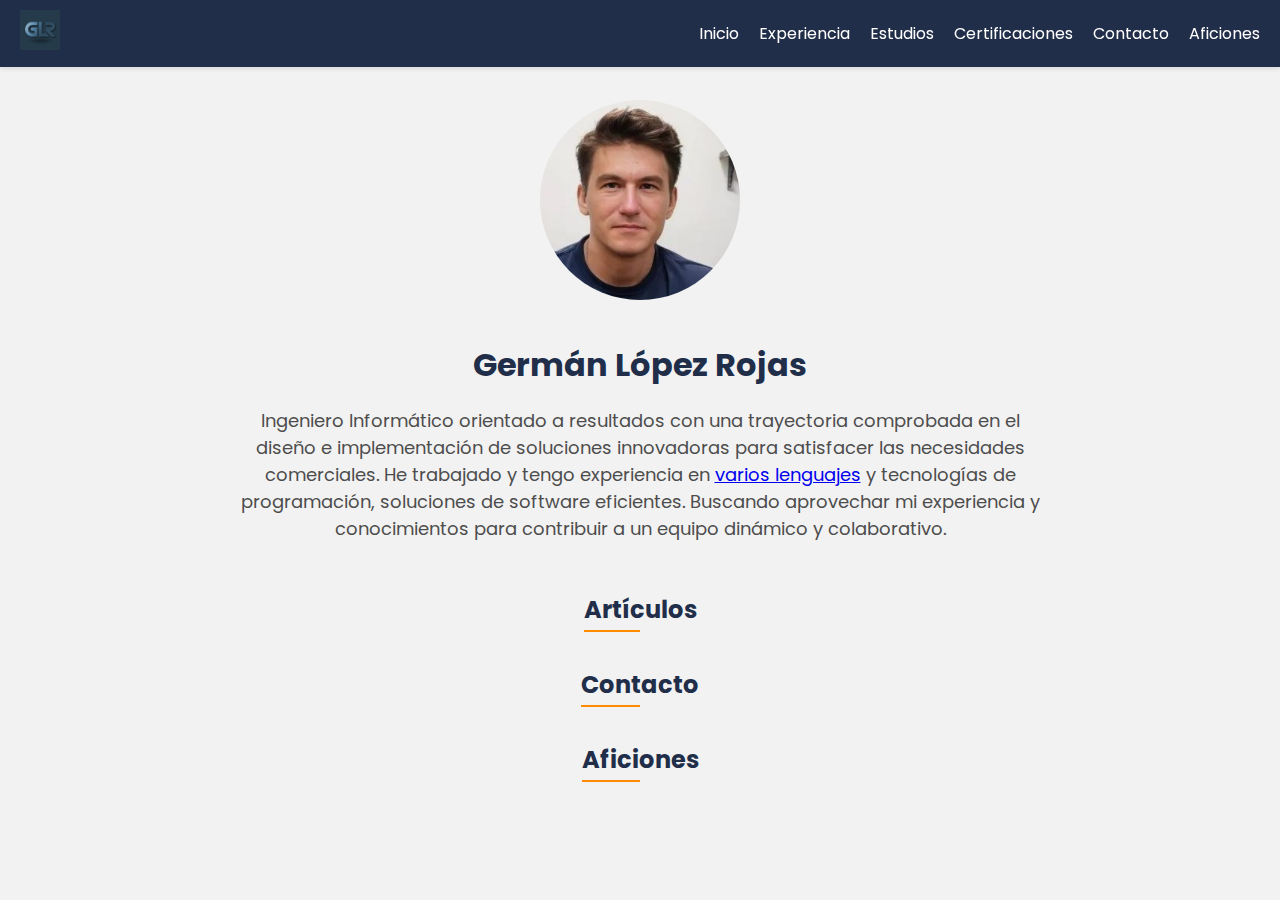
<file: index.html>
<!DOCTYPE html>
<html lang="en">

<head>
    <meta charset="UTF-8">
    <meta name="viewport" content="width=device-width, initial-scale=1.0">
    <title>German´s Landingpage</title>
    <link rel="stylesheet" href="/css/style.css">
</head>

<body>
    <nav>
        <div class="logo">
            <img src="/img/logoGRLc.png" alt="Logo">
        </div>
        <ul class="nav-links">
            <li><a href="/index.html">Inicio</a></li>
            <li><a href="/pages/Experiencia.html">Experiencia</a></li>
            <li><a href="/pages/Estudios.html">Estudios</a></li>
            <li><a href="/pages/Certificaciones.html">Certificaciones</a></li>
            <li><a href="/pages/Contacto.html">Contacto</a></li>
            <li><a href="/pages/Aficiones.html">Aficiones</a></li>
        </ul>
    </nav>

    <div class="container">
        <div class="profile-picture">
            <img src="img/gman.jpg" alt="Germán López Rojas">
        </div>
        <div class="content">
            <section id="home">
                <h1 class="name">Germán López Rojas</h1>
                <p class="description">Ingeniero Informático orientado a resultados con una trayectoria comprobada en el
                    diseño e implementación de soluciones innovadoras para satisfacer las necesidades comerciales.
                    He trabajado y tengo experiencia en <a href="language-skills">varios lenguajes</a> y tecnologías de
                        programación, soluciones de software eficientes.
                        Buscando aprovechar mi experiencia y conocimientos para contribuir a un equipo dinámico y
                        colaborativo.</p>
            </section>


            <section id="articles">
                <h2 class="section-title">Artículos</h2>
                <!-- Agrega contenido de artículos aquí -->
            </section>

            <section id="contact">
                <h2 class="section-title">Contacto</h2>
                <!-- Agrega formulario de contacto aquí -->
            </section>

            <section id="hobbies">
                <h2 class="section-title">Aficiones</h2>
                <!-- Agrega contenido de aficiones aquí -->
            </section>
        </div>
    </div>

    <script src="js/script.js"></script>
</body>

</html>
</file>
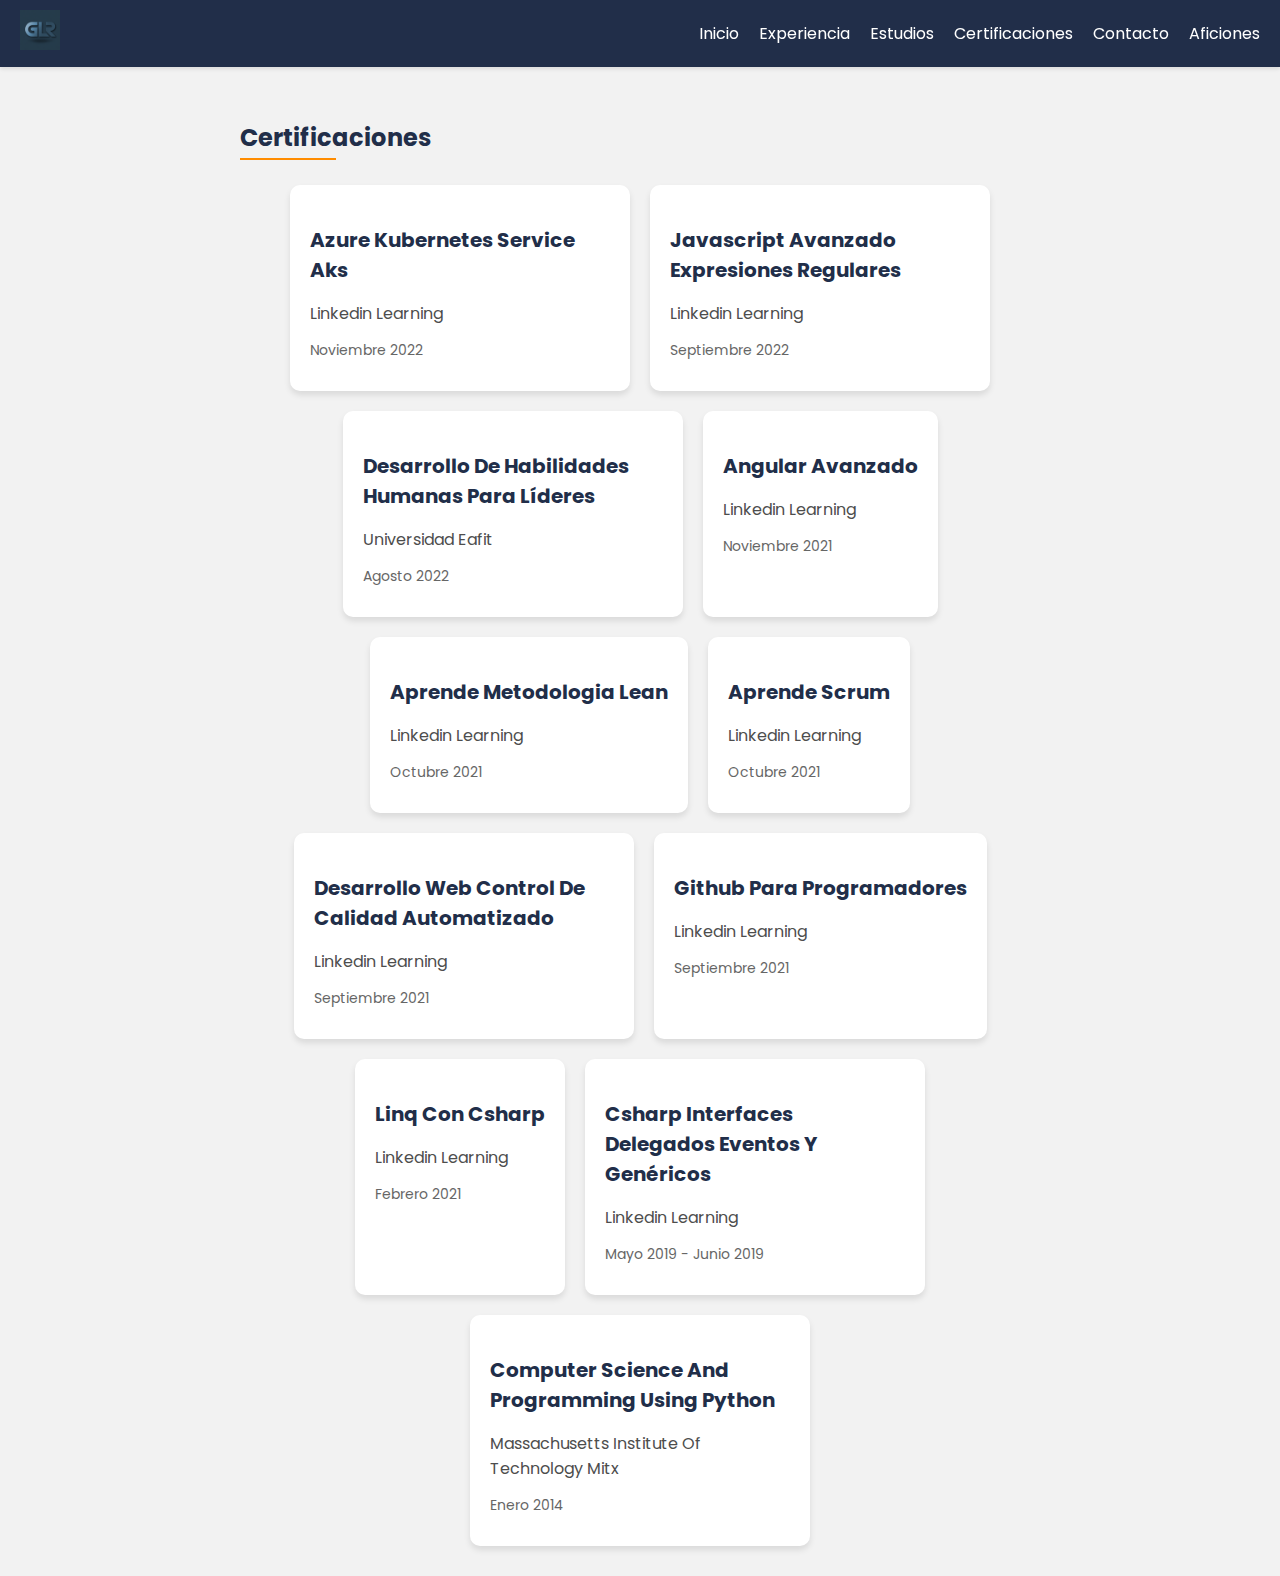
<file: pages/Certificaciones.html>
<!DOCTYPE html>
<html lang="en">
<head>
    <meta charset="UTF-8">
    <meta name="viewport" content="width=device-width, initial-scale=1.0">
    <title>certifications</title>
    <link rel="stylesheet" href="/css/style.css">
</head>
<body>
    <nav>
        <div class="logo">
            <img src="/img/logoGRLc.png" alt="Logo">
        </div>
        <ul class="nav-links">
            <li><a href="/index.html">Inicio</a></li>
            <li><a href="/pages/Experiencia.html">Experiencia</a></li>
            <li><a href="/pages/Estudios.html">Estudios</a></li>
            <li><a href="/pages/Certificaciones.html">Certificaciones</a></li>
            <li><a href="/pages/Contacto.html">Contacto</a></li>
            <li><a href="/pages/Aficiones.html">Aficiones</a></li>
        </ul>
    </nav>

    <div class="container">
        <section id="certifications">
            <h2 class="section-title">Certificaciones</h2>
            <div class="card-container">
                <div class="card">
                    <h3 class="cert-title">Azure Kubernetes Service Aks</h3>
                    <p class="institution">Linkedin Learning</p>
                    <p class="date">Noviembre 2022</p>
                </div>
                <div class="card">
                    <h3 class="cert-title">Javascript Avanzado Expresiones Regulares</h3>
                    <p class="institution">Linkedin Learning</p>
                    <p class="date">Septiembre 2022</p>
                </div>
                <div class="card">
                    <h3 class="cert-title">Desarrollo De Habilidades Humanas Para Líderes</h3>
                    <p class="institution">Universidad Eafit</p>
                    <p class="date">Agosto 2022</p>
                </div>
                <div class="card">
                    <h3 class="cert-title">Angular Avanzado</h3>
                    <p class="institution">Linkedin Learning</p>
                    <p class="date">Noviembre 2021</p>
                </div>
                <div class="card">
                    <h3 class="cert-title">Aprende Metodologia Lean</h3>
                    <p class="institution">Linkedin Learning</p>
                    <p class="date">Octubre 2021</p>
                </div>
                <div class="card">
                    <h3 class="cert-title">Aprende Scrum</h3>
                    <p class="institution">Linkedin Learning</p>
                    <p class="date">Octubre 2021</p>
                </div>
                <div class="card">
                    <h3 class="cert-title">Desarrollo Web Control De Calidad Automatizado</h3>
                    <p class="institution">Linkedin Learning</p>
                    <p class="date">Septiembre 2021</p>
                </div>
                <div class="card">
                    <h3 class="cert-title">Github Para Programadores</h3>
                    <p class="institution">Linkedin Learning</p>
                    <p class="date">Septiembre 2021</p>
                </div>
                <div class="card">
                    <h3 class="cert-title">Linq Con Csharp</h3>
                    <p class="institution">Linkedin Learning</p>
                    <p class="date">Febrero 2021</p>
                </div>
                <div class="card">
                    <h3 class="cert-title">Csharp Interfaces Delegados Eventos Y Genéricos</h3>
                    <p class="institution">Linkedin Learning</p>
                    <p class="date">Mayo 2019 - Junio 2019</p>
                </div>
                <div class="card">
                    <h3 class="cert-title">Computer Science And Programming Using Python</h3>
                    <p class="institution">Massachusetts Institute Of Technology Mitx</p>
                    <p class="date">Enero 2014</p>
                </div>
            </div>
        </section>
    </div>
</body>
</html>
</file>
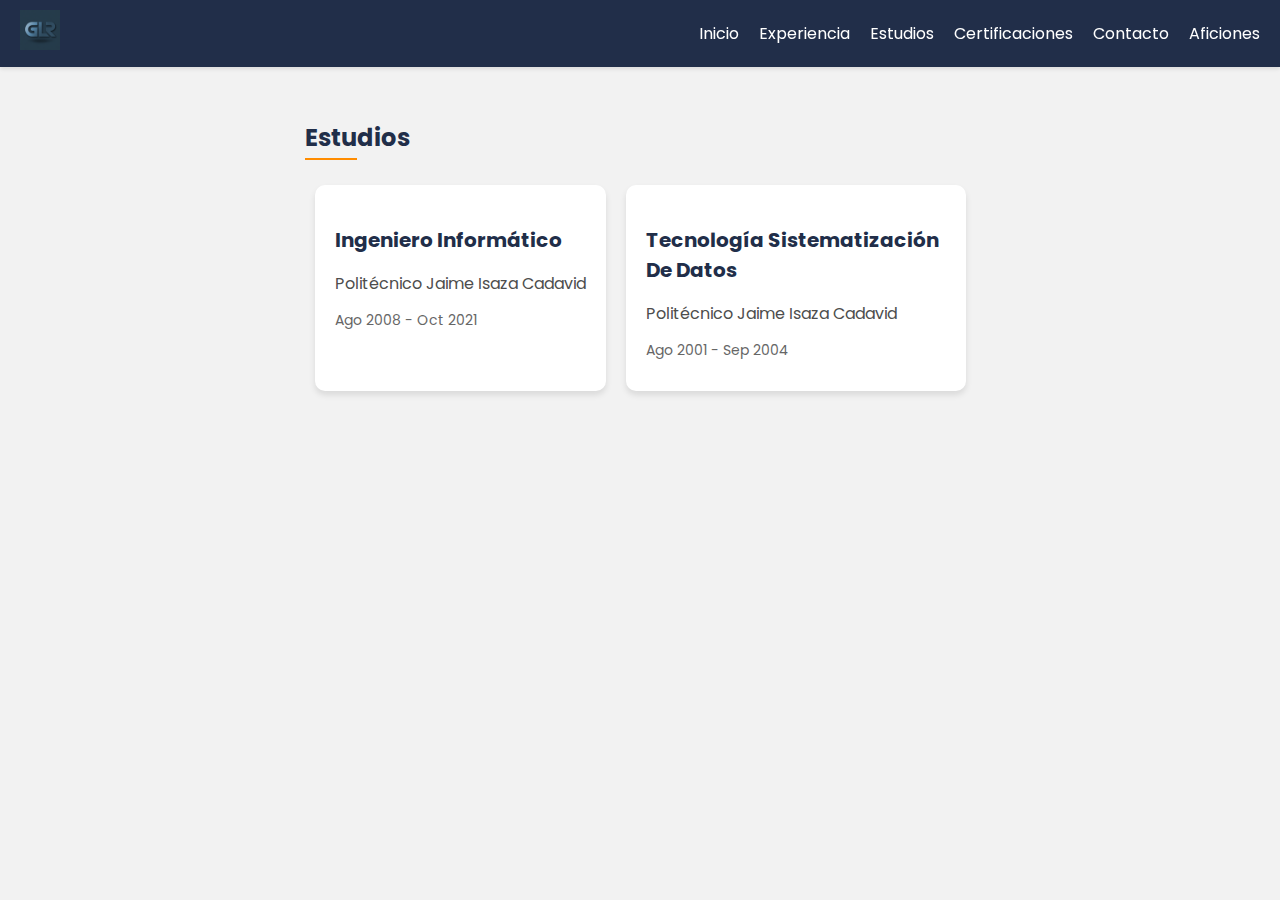
<file: pages/Estudios.html>
<!DOCTYPE html>
<html lang="en">
<head>
    <meta charset="UTF-8">
    <meta name="viewport" content="width=device-width, initial-scale=1.0">
    <title>Education</title>
    <link rel="stylesheet" href="/css/style.css">
</head>
<body>
    <nav>
        <div class="logo">
            <img src="/img/logoGRLc.png" alt="Logo">
        </div>
        <ul class="nav-links">
            <li><a href="/index.html">Inicio</a></li>
            <li><a href="/pages/Experiencia.html">Experiencia</a></li>
            <li><a href="/pages/Estudios.html">Estudios</a></li>
            <li><a href="/pages/Certificaciones.html">Certificaciones</a></li>
            <li><a href="/pages/Contacto.html">Contacto</a></li>
            <li><a href="/pages/Aficiones.html">Aficiones</a></li>
        </ul>
    </nav>

    <div class="container">
        <section id="education">
            <h2 class="section-title">Estudios</h2>
            <div class="card-container">
                <div class="card">
                    <h3 class="degree">Ingeniero Informático</h3>
                    <p class="institution">Politécnico Jaime Isaza Cadavid</p>
                    <p class="date">Ago 2008 - Oct 2021</p>
                </div>
                <div class="card">
                    <h3 class="degree">Tecnología Sistematización De Datos</h3>
                    <p class="institution">Politécnico Jaime Isaza Cadavid</p>
                    <p class="date">Ago 2001 - Sep 2004</p>
                </div>
            </div>
        </section>
    </div>
</body>
</html>
</file>
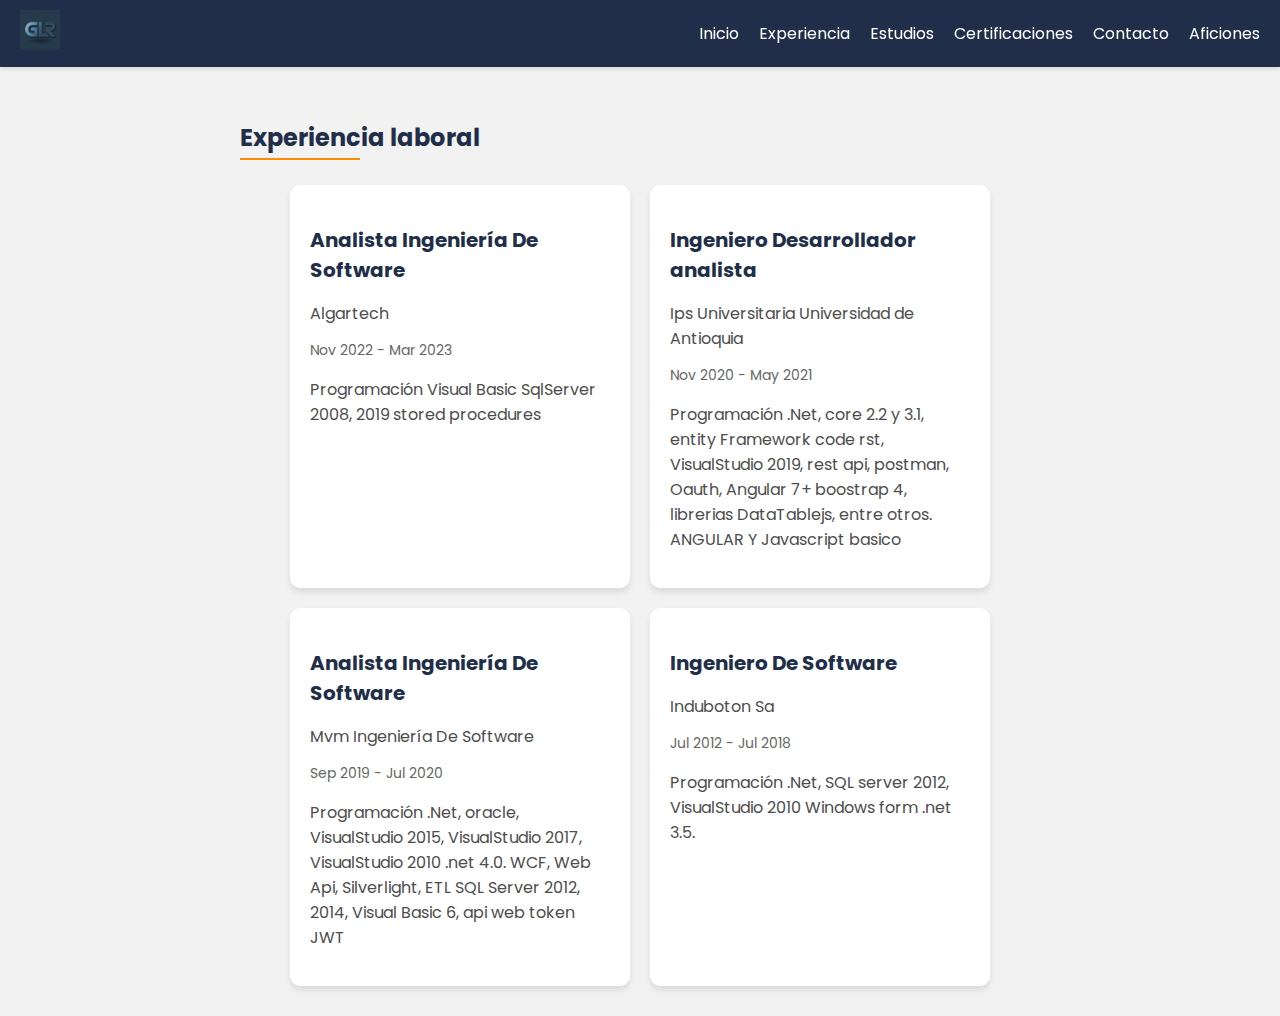
<file: pages/Experiencia.html>
<!DOCTYPE html>
<html lang="en">
<head>
    <meta charset="UTF-8">
    <meta name="viewport" content="width=device-width, initial-scale=1.0">
    <title>Experience</title>
    <link rel="stylesheet" href="/css/style.css">
</head>
<body>
    <nav>
        <div class="logo">
            <img src="/img/logoGRLc.png" alt="Logo">
        </div>
        <ul class="nav-links">
            <li><a href="/index.html">Inicio</a></li>
            <li><a href="/pages/Experiencia.html">Experiencia</a></li>
            <li><a href="/pages/Estudios.html">Estudios</a></li>
            <li><a href="/pages/Certificaciones.html">Certificaciones</a></li>
            <li><a href="/pages/Contacto.html">Contacto</a></li>
            <li><a href="/pages/Aficiones.html">Aficiones</a></li>
        </ul>
    </nav>

<div class="container">
        <section id="experience">
            <h2 class="section-title">Experiencia laboral</h2>
            <div class="card-container">
                <div class="card">
                    <h3 class="job-title">Analista Ingeniería De Software</h3>
                    <p class="company">Algartech</p>
                    <p class="date">Nov 2022 - Mar 2023</p>
                    <p class="job-description">Programación Visual Basic SqlServer 2008, 2019 stored procedures</p>
                </div>
                <div class="card">
                    <h3 class="job-title">Ingeniero Desarrollador analista</h3>
                    <p class="company">Ips Universitaria Universidad de Antioquia</p>
                    <p class="date">Nov 2020 - May 2021</p>
                    <p class="job-description">Programación .Net, core 2.2 y 3.1, entity Framework code rst, VisualStudio 2019,  rest api, postman, Oauth, Angular 7+ boostrap 4, librerias DataTablejs, entre otros. ANGULAR Y Javascript basico</p>
                </div>
                <div class="card">
                    <h3 class="job-title">Analista Ingeniería De Software</h3>
                    <p class="company">Mvm Ingeniería De Software</p>
                    <p class="date">Sep 2019 - Jul 2020</p>
                    <p class="job-description">Programación .Net, oracle, VisualStudio 2015, VisualStudio 2017, VisualStudio 2010 .net 4.0. WCF, Web Api, Silverlight, ETL SQL Server 2012, 2014, Visual Basic 6, api web token JWT</p>
                </div>
                <div class="card">
                    <h3 class="job-title">Ingeniero De Software</h3>
                    <p class="company">Induboton Sa</p>
                    <p class="date">Jul 2012 - Jul 2018</p>
                    <p class="job-description">Programación .Net, SQL server 2012, VisualStudio 2010 Windows form .net 3.5.</p>
                </div>
            </div>
        </section>
    
</div>
</body>
</html>
</file>
<file: css/style.css>
@import url('https://fonts.googleapis.com/css2?family=Poppins:wght@400;600&display=swap');

body {
    font-family: 'Poppins', sans-serif;
    background-color: #F2F2F2;
    margin: 0;
    padding: 0;
    overflow-x: hidden;
}

nav {
    display: flex;
    justify-content: space-between;
    align-items: center;
    background-color: #212E49;
    box-shadow: 0 2px 4px rgba(0, 0, 0, 0.1);
    padding: 10px 20px;
    position: fixed;
    top: 0;
    left: 0;
    right: 0;
    z-index: 100;
}

.logo img {
    height: 40px;
}

.nav-links {
    list-style: none;
    display: flex;
    margin: 0;
    padding: 0;
}

.nav-links li {
    margin-left: 20px;
}

.nav-links a {
    text-decoration: none;
    color: #FFFFFF;
    transition: color 0.3s ease;
}

.nav-links a:hover {
    color: #FF8C00;
}

.container {
    max-width: 800px;
    margin: 80px auto 0;
    padding: 20px;
    display: flex;
    flex-direction: column;
    align-items: center;
}

.profile-picture {
    width: 200px;
    height: 200px;
    overflow: hidden;
    border-radius: 50%;
    margin-bottom: 20px;
}

.profile-picture img {
    width: 100%;
    height: 100%;
    object-fit: cover;
    transition: transform 0.5s ease;
}
.profile-picture img {
    width: 100%;
    height: 100%;
    object-fit: cover;
    transition: transform 0.5s ease;
}

.content {
    text-align: center;
    animation: fade-in 1s ease;
}

.name {
    font-size: 32px;
    margin-bottom: 10px;
    color: #212E49;
}

.description {
    font-size: 18px;
    color: #4D4D4D;
    margin-bottom: 30px;
}

.section-title {
    font-size: 24px;
    margin-bottom: 20px;
    color: #212E49;
    position: relative;
    display: inline-block;
}

.section-title::after {
    content: "";
    position: absolute;
    bottom: -5px;
    left: 0;
    width: 50%;
    height: 2px;
    background-color: #FF8C00;
    animation: underline-animation 1s ease;
}

.card-container {
    display: flex;
    flex-wrap: wrap;
    justify-content: center;
}

.card {
    background-color: #FFFFFF;
    box-shadow: 0 4px 6px rgba(0, 0, 0, 0.1);
    border-radius: 10px;
    padding: 20px;
    margin: 10px;
    max-width: 300px;
    text-align: left;
    transition: transform 0.3s ease;
}

.card:hover {
    transform: translateY(-10px);
}

.job-title,
.degree,
.cert-title {
    font-size: 20px;
    color: #212E49;
    margin-bottom: 5px;
}

.company,
.institution {
    font-size: 16px;
    color: #4D4D4D;
    margin-bottom: 5px;
}

.date {
    font-size: 14px;
    color: #666666;
    margin-bottom: 10px;
}

.job-description {
    font-size: 16px;
    color: #4D4D4D;
}

@keyframes fade-in {
    0% {
        opacity: 0;
    }
    100% {
        opacity: 1;
    }
}

@keyframes underline-animation {
    0% {
        width: 0%;
    }
    100% {
        width: 50%;
    }
}

@media (max-width: 768px) {
    nav {
        flex-direction: column;
        align-items: flex-start;
        padding: 10px;
    }

    .nav-links {
        flex-direction: column;
        margin-top: 10px;
    }

    .nav-links li {
        margin-left: 0;
        margin-bottom: 10px;
    }
}
</file>
